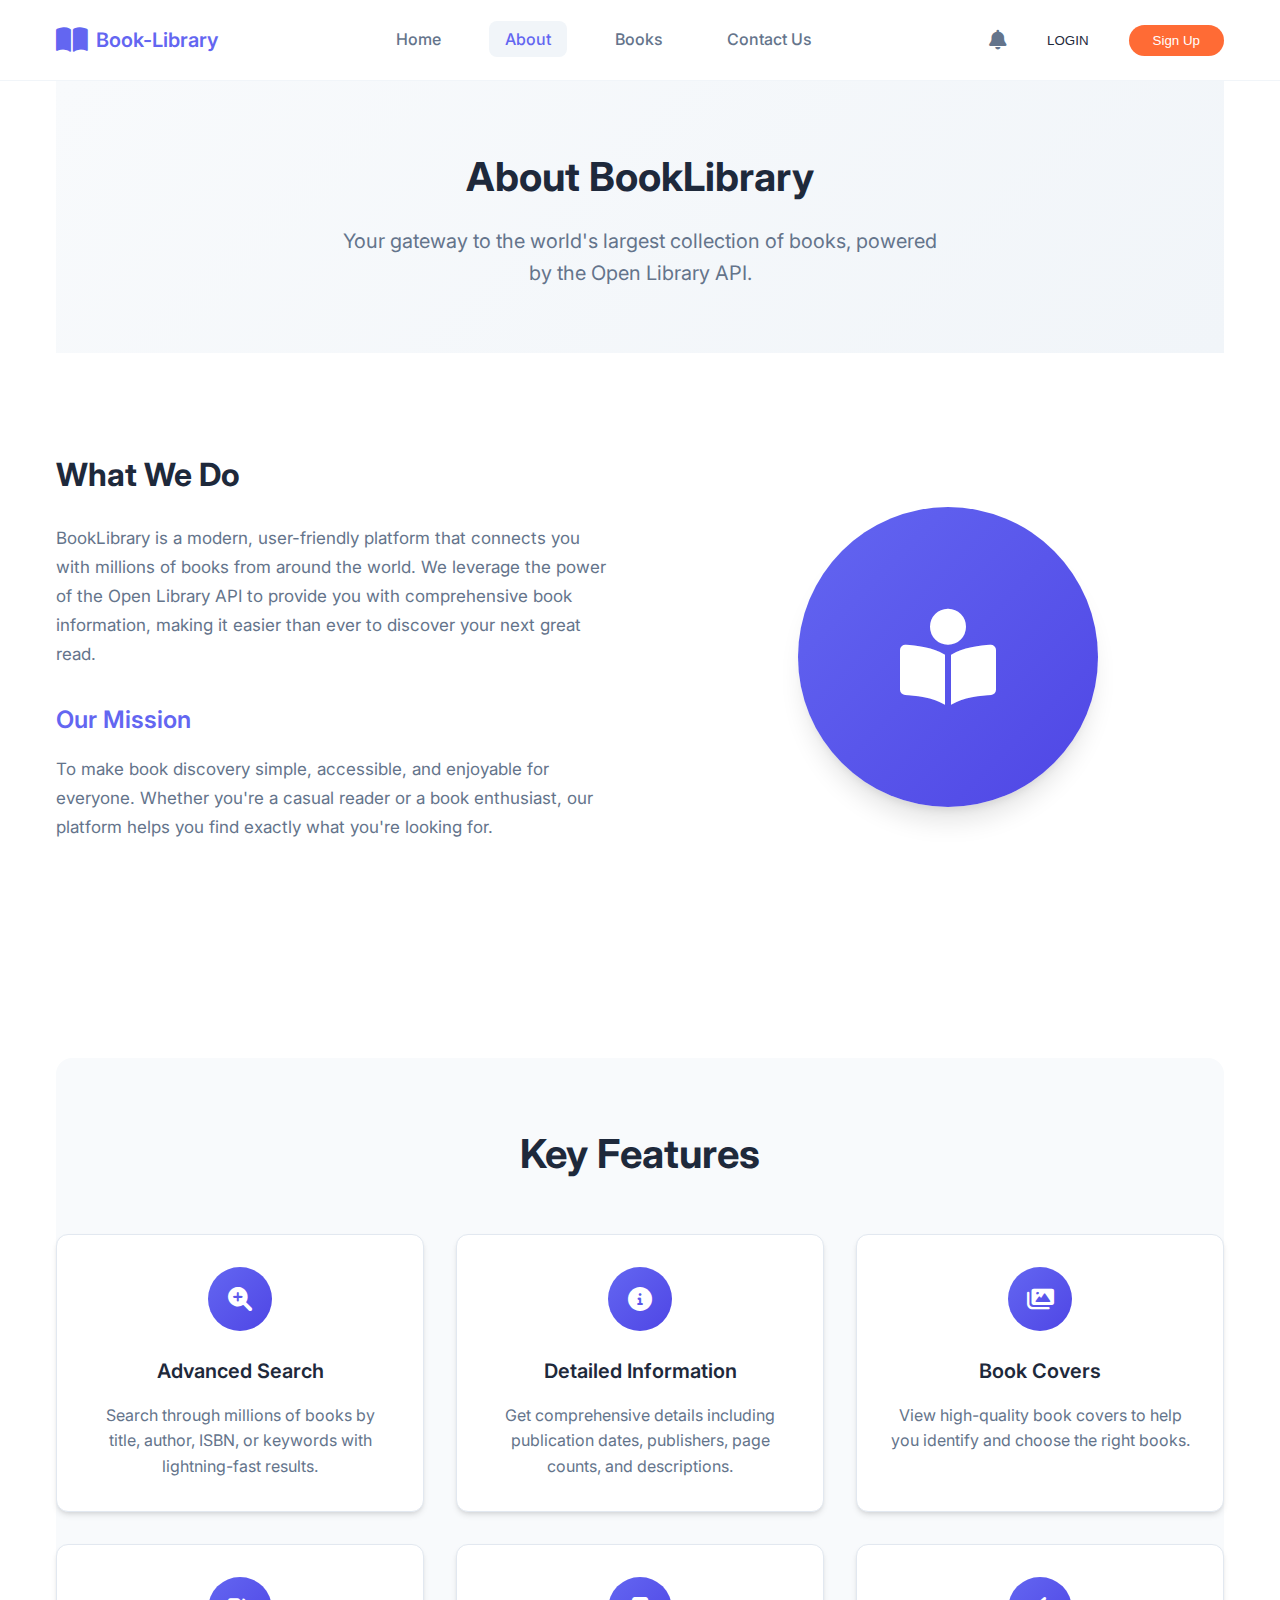
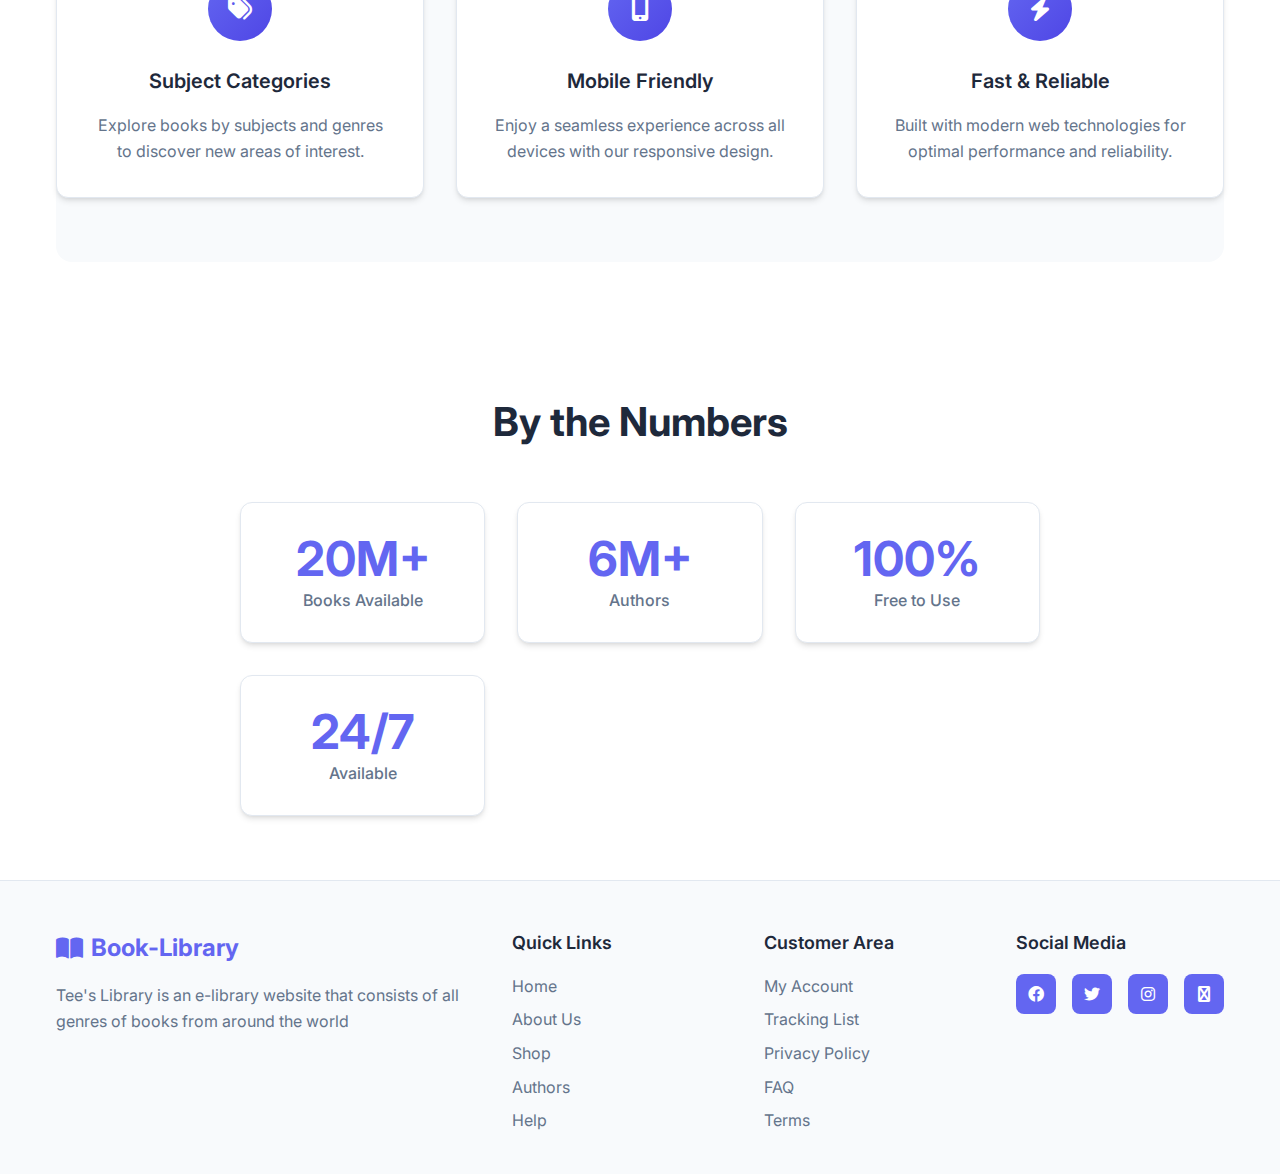
<file: about.html>
<!DOCTYPE html>
<html lang="en">
<head>
    <meta charset="UTF-8">
    <meta name="viewport" content="width=device-width, initial-scale=1.0">
    <title>About - Book Library</title>
    <link rel="stylesheet" href="assets/css/style.css">
    <link rel="stylesheet" href="assets/css/about.css">
    <link href="https://fonts.googleapis.com/css2?family=Inter:wght@300;400;500;600;700&display=swap" rel="stylesheet">
    <link rel="stylesheet" href="https://cdnjs.cloudflare.com/ajax/libs/font-awesome/6.0.0/css/all.min.css">
</head>
<body>
    <nav class="navbar">
        <div class="nav-container">
            <div class="nav-logo">
                <i class="fas fa-book-open"></i>
                <span>Book-Library</span>
            </div>
            <ul class="nav-menu">
                <li><a href="index.html" class="nav-link">Home</a></li>
                <li><a href="about.html" class="nav-link active">About</a></li>
                <li><a href="books.html" class="nav-link">Books</a></li>
                <li><a href="contact.html" class="nav-link">Contact Us</a></li>
            </ul>
            <div class="nav-actions">
                <i class="fas fa-bell notification-icon"></i>
                <button class="login-btn">LOGIN</button>
                <button class="signup-btn">Sign Up</button>
            </div>
            <div class="hamburger">
                <span></span>
                <span></span>
                <span></span>
            </div>
        </div>
    </nav>

    <main class="about-main">
        <div class="container">
            <section class="about-hero">
                <div class="about-content">
                    <h1 class="page-title">About BookLibrary</h1>
                    <p class="about-description">Your gateway to the world's largest collection of books, powered by the Open Library API.</p>
                </div>
            </section>

            <section class="about-details">
                <div class="about-grid">
                    <div class="about-text">
                        <h2>What We Do</h2>
                        <p>BookLibrary is a modern, user-friendly platform that connects you with millions of books from around the world. We leverage the power of the Open Library API to provide you with comprehensive book information, making it easier than ever to discover your next great read.</p>
                        
                        <h3>Our Mission</h3>
                        <p>To make book discovery simple, accessible, and enjoyable for everyone. Whether you're a casual reader or a book enthusiast, our platform helps you find exactly what you're looking for.</p>
                    </div>
                    <div class="about-image">
                        <div class="image-placeholder">
                            <i class="fas fa-book-reader"></i>
                        </div>
                    </div>
                </div>
            </section>

            <section class="features-section">
                <h2 class="section-title">Key Features</h2>
                <div class="features-grid">
                    <div class="feature-item">
                        <div class="feature-icon">
                            <i class="fas fa-search-plus"></i>
                        </div>
                        <h3>Advanced Search</h3>
                        <p>Search through millions of books by title, author, ISBN, or keywords with lightning-fast results.</p>
                    </div>
                    <div class="feature-item">
                        <div class="feature-icon">
                            <i class="fas fa-info-circle"></i>
                        </div>
                        <h3>Detailed Information</h3>
                        <p>Get comprehensive details including publication dates, publishers, page counts, and descriptions.</p>
                    </div>
                    <div class="feature-item">
                        <div class="feature-icon">
                            <i class="fas fa-images"></i>
                        </div>
                        <h3>Book Covers</h3>
                        <p>View high-quality book covers to help you identify and choose the right books.</p>
                    </div>
                    <div class="feature-item">
                        <div class="feature-icon">
                            <i class="fas fa-tags"></i>
                        </div>
                        <h3>Subject Categories</h3>
                        <p>Explore books by subjects and genres to discover new areas of interest.</p>
                    </div>
                    <div class="feature-item">
                        <div class="feature-icon">
                            <i class="fas fa-mobile-alt"></i>
                        </div>
                        <h3>Mobile Friendly</h3>
                        <p>Enjoy a seamless experience across all devices with our responsive design.</p>
                    </div>
                    <div class="feature-item">
                        <div class="feature-icon">
                            <i class="fas fa-bolt"></i>
                        </div>
                        <h3>Fast & Reliable</h3>
                        <p>Built with modern web technologies for optimal performance and reliability.</p>
                    </div>
                </div>
            </section>

            <section class="stats-section">
                <h2 class="section-title">By the Numbers</h2>
                <div class="stats-grid">
                    <div class="stat-item">
                        <div class="stat-number">20M+</div>
                        <div class="stat-label">Books Available</div>
                    </div>
                    <div class="stat-item">
                        <div class="stat-number">6M+</div>
                        <div class="stat-label">Authors</div>
                    </div>
                    <div class="stat-item">
                        <div class="stat-number">100%</div>
                        <div class="stat-label">Free to Use</div>
                    </div>
                    <div class="stat-item">
                        <div class="stat-number">24/7</div>
                        <div class="stat-label">Available</div>
                    </div>
                </div>
            </section>
        </div>
    </main>

    <footer class="footer">
        <div class="container">
            <div class="footer-content">
                <div class="footer-section">
                    <div class="footer-logo">
                        <i class="fas fa-book-open"></i>
                        <span>Book-Library</span>
                    </div>
                    <p>Tee's Library is an e-library website that consists of all genres of books from around the world</p>
                </div>
                <div class="footer-section">
                    <h4>Quick Links</h4>
                    <ul>
                        <li><a href="index.html">Home</a></li>
                        <li><a href="about.html">About Us</a></li>
                        <li><a href="books.html">Shop</a></li>
                        <li><a href="#">Authors</a></li>
                        <li><a href="contact.html">Help</a></li>
                    </ul>
                </div>
                <div class="footer-section">
                    <h4>Customer Area</h4>
                    <ul>
                        <li><a href="#">My Account</a></li>
                        <li><a href="#">Tracking List</a></li>
                        <li><a href="#">Privacy Policy</a></li>
                        <li><a href="#">FAQ</a></li>
                        <li><a href="#">Terms</a></li>
                    </ul>
                </div>
                <div class="footer-section">
                    <h4>Social Media</h4>
                    <div class="footer-social">
                        <a href="#"><i class="fab fa-facebook"></i></a>
                        <a href="#"><i class="fab fa-twitter"></i></a>
                        <a href="#"><i class="fab fa-instagram"></i></a>
                        <a href="#"><i class="fab fa-envelope"></i></a>
                    </div>
                </div>
            </div>
        </div>
    </footer>

    <script src="assets/js/main.js"></script>
</body>
</html>
</file>
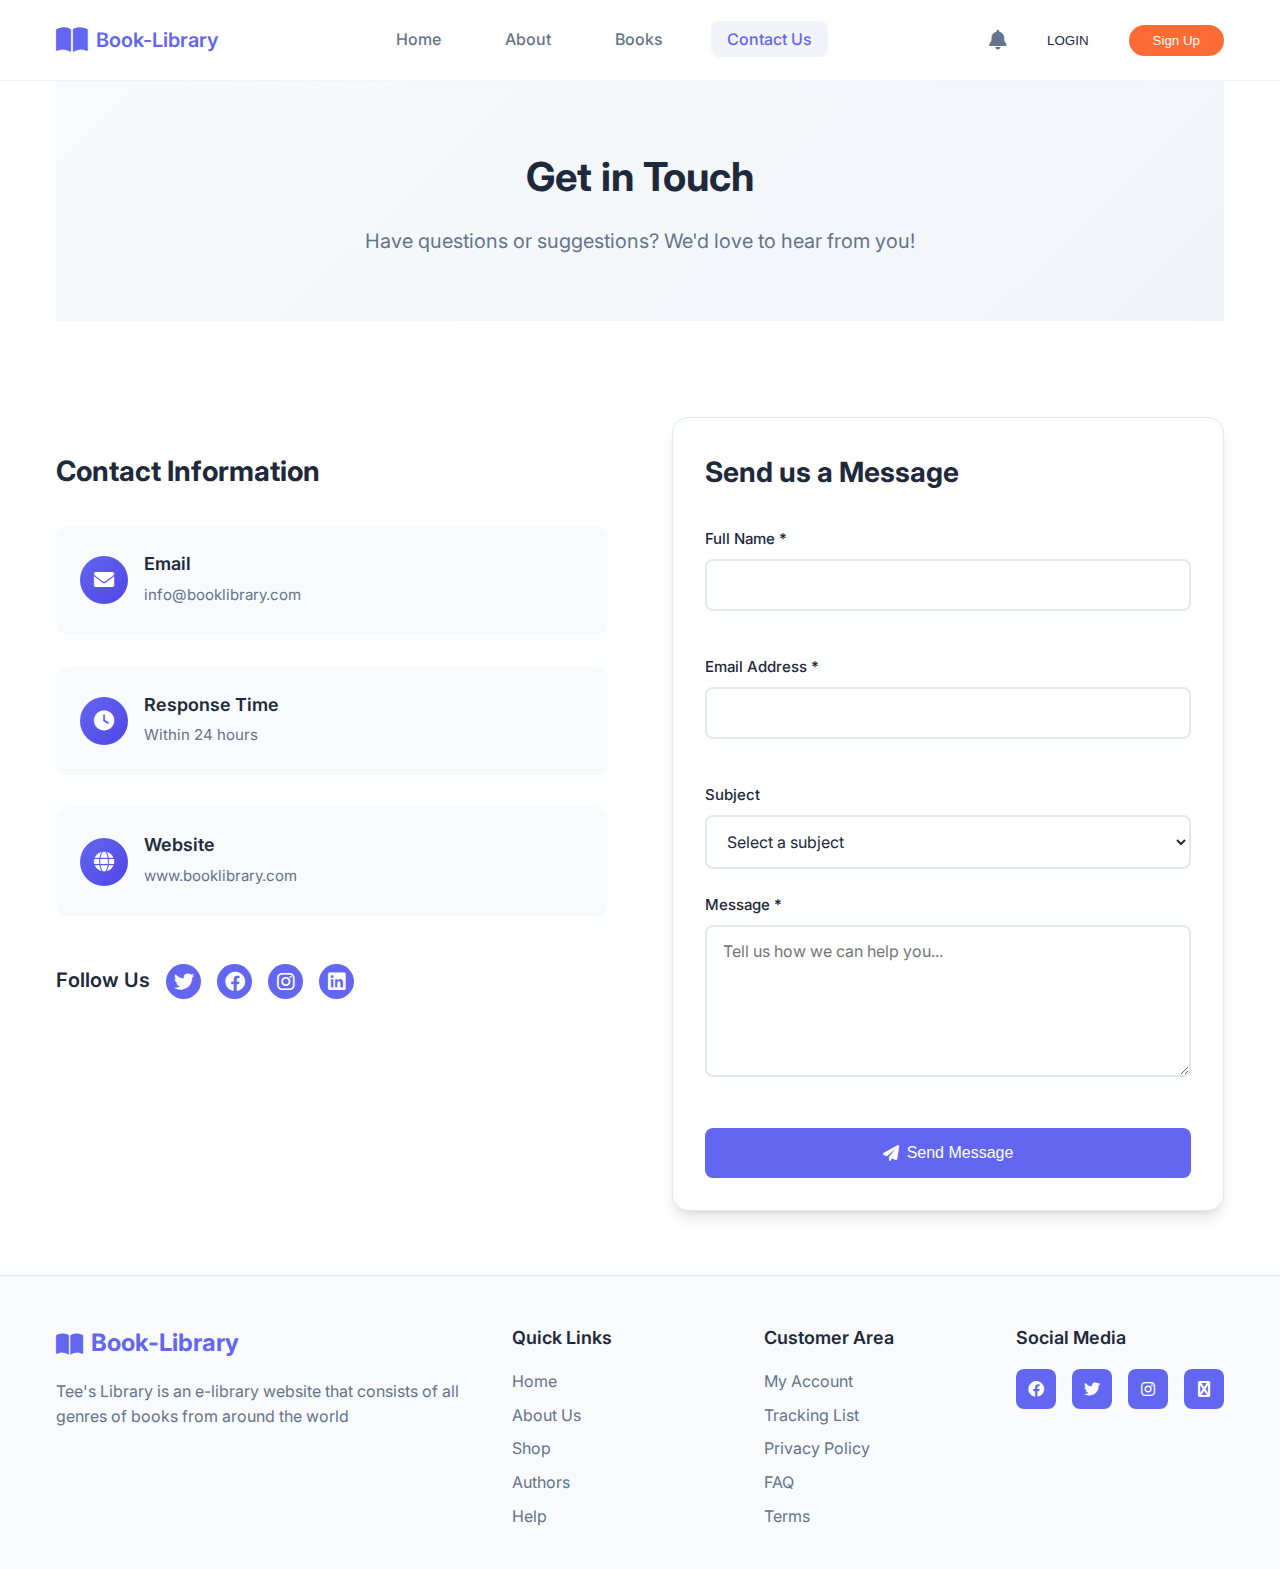
<file: contact.html>
<!DOCTYPE html>
<html lang="en">
<head>
    <meta charset="UTF-8">
    <meta name="viewport" content="width=device-width, initial-scale=1.0">
    <title>Contact - Book Library</title>
    <link rel="stylesheet" href="assets/css/style.css">
    <link rel="stylesheet" href="assets/css/contact.css">
    <link href="https://fonts.googleapis.com/css2?family=Inter:wght@300;400;500;600;700&display=swap" rel="stylesheet">
    <link rel="stylesheet" href="https://cdnjs.cloudflare.com/ajax/libs/font-awesome/6.0.0/css/all.min.css">
</head>
<body>
    <nav class="navbar">
        <div class="nav-container">
            <div class="nav-logo">
                <i class="fas fa-book-open"></i>
                <span>Book-Library</span>
            </div>
            <ul class="nav-menu">
                <li><a href="index.html" class="nav-link">Home</a></li>
                <li><a href="about.html" class="nav-link">About</a></li>
                <li><a href="books.html" class="nav-link">Books</a></li>
                <li><a href="contact.html" class="nav-link active">Contact Us</a></li>
            </ul>
            <div class="nav-actions">
                <i class="fas fa-bell notification-icon"></i>
                <button class="login-btn">LOGIN</button>
                <button class="signup-btn">Sign Up</button>
            </div>
            <div class="hamburger">
                <span></span>
                <span></span>
                <span></span>
            </div>
        </div>
    </nav>

    <main class="contact-main">
        <div class="container">
            <section class="contact-hero">
                <h1 class="page-title">Get in Touch</h1>
                <p class="contact-description">Have questions or suggestions? We'd love to hear from you!</p>
            </section>

            <section class="contact-content">
                <div class="contact-grid">
                    <div class="contact-info">
                        <h2>Contact Information</h2>
                        <div class="contact-items">
                            <div class="contact-item">
                                <div class="contact-icon">
                                    <i class="fas fa-envelope"></i>
                                </div>
                                <div class="contact-details">
                                    <h3>Email</h3>
                                    <p>info@booklibrary.com</p>
                                </div>
                            </div>
                            <div class="contact-item">
                                <div class="contact-icon">
                                    <i class="fas fa-clock"></i>
                                </div>
                                <div class="contact-details">
                                    <h3>Response Time</h3>
                                    <p>Within 24 hours</p>
                                </div>
                            </div>
                            <div class="contact-item">
                                <div class="contact-icon">
                                    <i class="fas fa-globe"></i>
                                </div>
                                <div class="contact-details">
                                    <h3>Website</h3>
                                    <p>www.booklibrary.com</p>
                                </div>
                            </div>
                        </div>

                        <div class="social-links">
                            <h3>Follow Us</h3>
                            <div class="social-icons">
                                <a href="#" class="social-link">
                                    <i class="fab fa-twitter"></i>
                                </a>
                                <a href="#" class="social-link">
                                    <i class="fab fa-facebook"></i>
                                </a>
                                <a href="#" class="social-link">
                                    <i class="fab fa-instagram"></i>
                                </a>
                                <a href="#" class="social-link">
                                    <i class="fab fa-linkedin"></i>
                                </a>
                            </div>
                        </div>
                    </div>

                    <div class="contact-form-section">
                        <form id="contactForm" class="contact-form">
                            <h2>Send us a Message</h2>
                            
                            <div class="form-group">
                                <label for="name">Full Name *</label>
                                <input type="text" id="name" name="name" required>
                                <span class="error-message" id="nameError"></span>
                            </div>

                            <div class="form-group">
                                <label for="email">Email Address *</label>
                                <input type="email" id="email" name="email" required>
                                <span class="error-message" id="emailError"></span>
                            </div>

                            <div class="form-group">
                                <label for="subject">Subject</label>
                                <select id="subject" name="subject">
                                    <option value="">Select a subject</option>
                                    <option value="general">General Inquiry</option>
                                    <option value="bug">Bug Report</option>
                                    <option value="feature">Feature Request</option>
                                    <option value="feedback">Feedback</option>
                                    <option value="other">Other</option>
                                </select>
                            </div>

                            <div class="form-group">
                                <label for="message">Message *</label>
                                <textarea id="message" name="message" rows="6" required placeholder="Tell us how we can help you..."></textarea>
                                <span class="error-message" id="messageError"></span>
                            </div>

                            <button type="submit" class="submit-btn">
                                <i class="fas fa-paper-plane"></i>
                                Send Message
                            </button>
                        </form>

                        <div id="successMessage" class="success-message hidden">
                            <i class="fas fa-check-circle"></i>
                            <h3>Message Sent Successfully!</h3>
                            <p>Thank you for contacting us. We'll get back to you within 24 hours.</p>
                        </div>
                    </div>
                </div>
            </section>
        </div>
    </main>

    <footer class="footer">
        <div class="container">
            <div class="footer-content">
                <div class="footer-section">
                    <div class="footer-logo">
                        <i class="fas fa-book-open"></i>
                        <span>Book-Library</span>
                    </div>
                    <p>Tee's Library is an e-library website that consists of all genres of books from around the world</p>
                </div>
                <div class="footer-section">
                    <h4>Quick Links</h4>
                    <ul>
                        <li><a href="index.html">Home</a></li>
                        <li><a href="about.html">About Us</a></li>
                        <li><a href="books.html">Shop</a></li>
                        <li><a href="#">Authors</a></li>
                        <li><a href="contact.html">Help</a></li>
                    </ul>
                </div>
                <div class="footer-section">
                    <h4>Customer Area</h4>
                    <ul>
                        <li><a href="#">My Account</a></li>
                        <li><a href="#">Tracking List</a></li>
                        <li><a href="#">Privacy Policy</a></li>
                        <li><a href="#">FAQ</a></li>
                        <li><a href="#">Terms</a></li>
                    </ul>
                </div>
                <div class="footer-section">
                    <h4>Social Media</h4>
                    <div class="footer-social">
                        <a href="#"><i class="fab fa-facebook"></i></a>
                        <a href="#"><i class="fab fa-twitter"></i></a>
                        <a href="#"><i class="fab fa-instagram"></i></a>
                        <a href="#"><i class="fab fa-envelope"></i></a>
                    </div>
                </div>
            </div>
        </div>
    </footer>

    <script src="assets/js/main.js"></script>
    <script src="assets/js/contact.js"></script>
</body>
</html>
</file>
<file: assets/css/about.css>
/* About Page Specific Styles */
.about-main {
    min-height: calc(100vh - 8rem);
}

.about-hero {
    background: linear-gradient(135deg, var(--bg-secondary) 0%, var(--bg-accent) 100%);
    padding: 4rem 0;
    text-align: center;
    margin-bottom: 4rem;
}

.about-description {
    font-size: 1.25rem;
    color: var(--text-secondary);
    max-width: 600px;
    margin: 0 auto;
    line-height: 1.6;
}

.about-details {
    padding: 2rem 0 4rem;
}

.about-grid {
    display: grid;
    grid-template-columns: 1fr 1fr;
    gap: 4rem;
    align-items: center;
    margin-bottom: 4rem;
}

.about-text h2 {
    font-size: 2rem;
    font-weight: 700;
    margin-bottom: 1.5rem;
    color: var(--text-primary);
}

.about-text h3 {
    font-size: 1.5rem;
    font-weight: 600;
    margin: 2rem 0 1rem;
    color: var(--primary-color);
}

.about-text p {
    color: var(--text-secondary);
    line-height: 1.7;
    margin-bottom: 1.5rem;
    font-size: 1.0625rem;
}

.about-image {
    display: flex;
    justify-content: center;
    align-items: center;
}

.image-placeholder {
    width: 300px;
    height: 300px;
    background: linear-gradient(135deg, var(--primary-color), var(--primary-dark));
    border-radius: 50%;
    display: flex;
    align-items: center;
    justify-content: center;
    color: white;
    font-size: 6rem;
    box-shadow: var(--shadow-xl);
}

.features-section {
    background: var(--bg-secondary);
    padding: 4rem 0;
    margin: 4rem 0;
    border-radius: var(--radius-xl);
}

.features-section .section-title {
    margin-bottom: 3rem;
}

.features-grid {
    display: grid;
    grid-template-columns: repeat(auto-fit, minmax(300px, 1fr));
    gap: 2rem;
}

.feature-item {
    background: var(--bg-primary);
    padding: 2rem;
    border-radius: var(--radius-lg);
    box-shadow: var(--shadow-md);
    text-align: center;
    transition: all 0.3s ease;
    border: 1px solid var(--border-color);
}

.feature-item:hover {
    transform: translateY(-5px);
    box-shadow: var(--shadow-xl);
}

.feature-item .feature-icon {
    width: 4rem;
    height: 4rem;
    background: linear-gradient(135deg, var(--primary-color), var(--primary-dark));
    border-radius: 50%;
    display: flex;
    align-items: center;
    justify-content: center;
    margin: 0 auto 1.5rem;
    color: white;
    font-size: 1.5rem;
}

.feature-item h3 {
    font-size: 1.25rem;
    font-weight: 600;
    margin-bottom: 1rem;
    color: var(--text-primary);
}

.feature-item p {
    color: var(--text-secondary);
    line-height: 1.6;
}

.stats-section {
    padding: 4rem 0;
    text-align: center;
}

.stats-section .section-title {
    margin-bottom: 3rem;
}

.stats-grid {
    display: grid;
    grid-template-columns: repeat(auto-fit, minmax(200px, 1fr));
    gap: 2rem;
    max-width: 800px;
    margin: 0 auto;
}

.stat-item {
    background: var(--bg-primary);
    padding: 2rem;
    border-radius: var(--radius-lg);
    box-shadow: var(--shadow-md);
    border: 1px solid var(--border-color);
    transition: all 0.3s ease;
}

.stat-item:hover {
    transform: translateY(-3px);
    box-shadow: var(--shadow-lg);
}

.stat-number {
    font-size: 3rem;
    font-weight: 700;
    color: var(--primary-color);
    margin-bottom: 0.5rem;
    line-height: 1;
}

.stat-label {
    font-size: 1rem;
    color: var(--text-secondary);
    font-weight: 500;
}

/* Responsive Design */
@media (max-width: 768px) {
    .about-hero {
        padding: 3rem 0;
        margin-bottom: 3rem;
    }

    .about-grid {
        grid-template-columns: 1fr;
        gap: 2rem;
        text-align: center;
    }

    .image-placeholder {
        width: 200px;
        height: 200px;
        font-size: 4rem;
    }

    .features-section {
        margin: 3rem -1rem;
        border-radius: 0;
        padding: 3rem 1rem;
    }

    .features-grid {
        grid-template-columns: 1fr;
    }

    .stats-grid {
        grid-template-columns: repeat(2, 1fr);
    }
}

@media (max-width: 480px) {
    .about-hero {
        padding: 2rem 0;
    }

    .page-title {
        font-size: 2rem;
    }

    .about-description {
        font-size: 1.125rem;
    }

    .about-text h2 {
        font-size: 1.5rem;
    }

    .about-text h3 {
        font-size: 1.25rem;
    }

    .stats-grid {
        grid-template-columns: 1fr;
    }

    .stat-number {
        font-size: 2.5rem;
    }
}
</file>
<file: assets/css/contact.css>
/* Contact Page Specific Styles */
.contact-main {
    min-height: calc(100vh - 8rem);
}

.contact-hero {
    background: linear-gradient(135deg, var(--bg-secondary) 0%, var(--bg-accent) 100%);
    padding: 4rem 0;
    text-align: center;
    margin-bottom: 4rem;
}

.contact-description {
    font-size: 1.25rem;
    color: var(--text-secondary);
    max-width: 600px;
    margin: 0 auto;
    line-height: 1.6;
}

.contact-content {
    padding: 2rem 0 4rem;
}

.contact-grid {
    display: grid;
    grid-template-columns: 1fr 1fr;
    gap: 4rem;
    align-items: start;
}

/* Contact Information */
.contact-info h2 {
    font-size: 1.75rem;
    font-weight: 700;
    margin-bottom: 2rem;
    color: var(--text-primary);
}

.contact-items {
    margin-bottom: 3rem;
}

.contact-item {
    display: flex;
    align-items: center;
    gap: 1rem;
    margin-bottom: 2rem;
    padding: 1.5rem;
    background: var(--bg-secondary);
    border-radius: var(--radius-lg);
    transition: all 0.3s ease;
}

.contact-item:hover {
    background: var(--bg-accent);
    transform: translateX(5px);
}

.contact-icon {
    width: 3rem;
    height: 3rem;
    background: linear-gradient(135deg, var(--primary-color), var(--primary-dark));
    border-radius: 50%;
    display: flex;
    align-items: center;
    justify-content: center;
    color: white;
    font-size: 1.25rem;
    flex-shrink: 0;
}

.contact-details h3 {
    font-size: 1.125rem;
    font-weight: 600;
    margin-bottom: 0.25rem;
    color: var(--text-primary);
}

.contact-details p {
    color: var(--text-secondary);
    font-size: 0.9375rem;
}

.social-links h3 {
    font-size: 1.25rem;
    font-weight: 600;
    margin-bottom: 1rem;
    color: var(--text-primary);
}

.social-icons {
    display: flex;
    gap: 1rem;
}

.social-link {
    width: 3rem;
    height: 3rem;
    background: var(--bg-accent);
    border-radius: 50%;
    display: flex;
    align-items: center;
    justify-content: center;
    color: var(--text-secondary);
    text-decoration: none;
    transition: all 0.3s ease;
    font-size: 1.25rem;
}

.social-link:hover {
    background: var(--primary-color);
    color: white;
    transform: translateY(-2px);
}

/* Contact Form */
.contact-form-section {
    background: var(--bg-primary);
    padding: 2rem;
    border-radius: var(--radius-xl);
    box-shadow: var(--shadow-lg);
    border: 1px solid var(--border-color);
}

.contact-form h2 {
    font-size: 1.75rem;
    font-weight: 700;
    margin-bottom: 2rem;
    color: var(--text-primary);
}

.form-group {
    margin-bottom: 1.5rem;
}

.form-group label {
    display: block;
    margin-bottom: 0.5rem;
    font-weight: 500;
    color: var(--text-primary);
    font-size: 0.9375rem;
}

.form-group input,
.form-group select,
.form-group textarea {
    width: 100%;
    padding: 0.875rem 1rem;
    border: 2px solid var(--border-color);
    border-radius: var(--radius-md);
    font-size: 1rem;
    transition: all 0.3s ease;
    background: var(--bg-primary);
    color: var(--text-primary);
    font-family: inherit;
}

.form-group input:focus,
.form-group select:focus,
.form-group textarea:focus {
    outline: none;
    border-color: var(--primary-color);
    box-shadow: 0 0 0 3px rgba(37, 99, 235, 0.1);
}

.form-group textarea {
    resize: vertical;
    min-height: 120px;
}

.error-message {
    display: block;
    color: #ef4444;
    font-size: 0.8125rem;
    margin-top: 0.25rem;
    min-height: 1rem;
}

.submit-btn {
    width: 100%;
    padding: 1rem 2rem;
    background: var(--primary-color);
    color: white;
    border: none;
    border-radius: var(--radius-md);
    font-size: 1rem;
    font-weight: 500;
    cursor: pointer;
    transition: all 0.3s ease;
    display: flex;
    align-items: center;
    justify-content: center;
    gap: 0.5rem;
}

.submit-btn:hover {
    background: var(--primary-dark);
    transform: translateY(-1px);
    box-shadow: var(--shadow-md);
}

.submit-btn:active {
    transform: translateY(0);
}

/* Success Message */
.success-message {
    background: #10b981;
    color: white;
    padding: 2rem;
    border-radius: var(--radius-lg);
    text-align: center;
    animation: slideIn 0.5s ease;
}

.success-message i {
    font-size: 3rem;
    margin-bottom: 1rem;
}

.success-message h3 {
    font-size: 1.5rem;
    font-weight: 600;
    margin-bottom: 0.5rem;
}

.success-message p {
    font-size: 1rem;
    opacity: 0.9;
}

@keyframes slideIn {
    from {
        opacity: 0;
        transform: translateY(-20px);
    }
    to {
        opacity: 1;
        transform: translateY(0);
    }
}

/* Responsive Design */
@media (max-width: 768px) {
    .contact-hero {
        padding: 3rem 0;
        margin-bottom: 3rem;
    }

    .contact-grid {
        grid-template-columns: 1fr;
        gap: 3rem;
    }

    .contact-form-section {
        padding: 1.5rem;
    }

    .social-icons {
        justify-content: center;
    }
}

@media (max-width: 480px) {
    .contact-hero {
        padding: 2rem 0;
    }

    .page-title {
        font-size: 2rem;
    }

    .contact-description {
        font-size: 1.125rem;
    }

    .contact-item {
        padding: 1rem;
    }

    .contact-form-section {
        padding: 1rem;
    }

    .contact-form h2 {
        font-size: 1.5rem;
    }
}
</file>
<file: assets/css/style.css>
/* Reset and Base Styles */
* {
  margin: 0;
  padding: 0;
  box-sizing: border-box;
}

:root {
  --primary-color: #6366f1;
  --primary-dark: #4f46e5;
  --secondary-color: #64748b;
  --accent-color: #ff6b35;
  --text-primary: #1e293b;
  --text-secondary: #64748b;
  --text-light: #94a3b8;
  --bg-primary: #ffffff;
  --bg-secondary: #f8fafc;
  --bg-accent: #f1f5f9;
  --border-color: #e2e8f0;
  --orange-btn: #ff6b35;
  --purple-gradient: linear-gradient(135deg, #6366f1 0%, #8b5cf6 100%);
  --shadow-sm: 0 1px 2px 0 rgb(0 0 0 / 0.05);
  --shadow-md: 0 4px 6px -1px rgb(0 0 0 / 0.1), 0 2px 4px -2px rgb(0 0 0 / 0.1);
  --shadow-lg: 0 10px 15px -3px rgb(0 0 0 / 0.1),
    0 4px 6px -4px rgb(0 0 0 / 0.1);
  --shadow-xl: 0 20px 25px -5px rgb(0 0 0 / 0.1),
    0 8px 10px -6px rgb(0 0 0 / 0.1);
  --radius-sm: 0.375rem;
  --radius-md: 0.5rem;
  --radius-lg: 0.75rem;
  --radius-xl: 1rem;
}

body {
  font-family: "Inter", -apple-system, BlinkMacSystemFont, "Segoe UI", Roboto,
    sans-serif;
  line-height: 1.6;
  color: var(--text-primary);
  background-color: var(--bg-primary);
}

.container {
  max-width: 1200px;
  margin: 0 auto;
  padding: 0 1rem;
}

/* Navigation */
.navbar {
  background: var(--bg-primary);
  box-shadow: none;
  position: sticky;
  top: 0;
  z-index: 1000;
  border-bottom: 1px solid #f1f5f9;
  padding: 0.5rem 0;
}

.nav-container {
  max-width: 1200px;
  margin: 0 auto;
  padding: 0 1rem;
  display: flex;
  justify-content: space-between;
  align-items: center;
  height: 4rem;
}

.nav-logo {
  display: flex;
  align-items: center;
  gap: 0.5rem;
  font-size: 1.25rem;
  font-weight: 600;
  color: var(--primary-color);
  text-decoration: none;
}

.nav-logo i {
  font-size: 1.75rem;
}

.nav-menu {
  display: flex;
  list-style: none;
  gap: 2rem;
}

.nav-link {
  text-decoration: none;
  color: var(--text-secondary);
  font-weight: 500;
  padding: 0.5rem 1rem;
  border-radius: var(--radius-md);
  transition: all 0.2s ease;
}

.nav-link:hover,
.nav-link.active {
  color: var(--primary-color);
  background-color: var(--bg-accent);
}

.hamburger {
  display: none;
  flex-direction: column;
  cursor: pointer;
  gap: 0.25rem;
}

.hamburger span {
  width: 1.5rem;
  height: 2px;
  background-color: var(--text-primary);
  transition: all 0.3s ease;
}

/* Buttons */
.btn {
  display: inline-flex;
  align-items: center;
  gap: 0.5rem;
  padding: 0.75rem 1.5rem;
  border: none;
  border-radius: var(--radius-md);
  font-weight: 500;
  text-decoration: none;
  cursor: pointer;
  transition: all 0.2s ease;
  font-size: 0.875rem;
}

.btn-primary {
  background-color: var(--orange-btn);
  color: white;
  border-radius: 7px;
  padding: 0.75rem 5rem;
  font-weight: 500;
}

.btn-primary:hover {
  background-color: #e55a2b;
  transform: translateY(-1px);
  box-shadow: var(--shadow-md);
}

.btn-secondary {
  background-color: transparent;
  color: var(--text-primary);
  border: 1px solid var(--border-color);
}

.btn-secondary:hover {
  background-color: var(--bg-accent);
  border-color: var(--primary-color);
  color: var(--primary-color);
}

/* Hero Section */
.hero {
  background: var(--bg-primary);
  padding: 3rem 0;
  min-height: 70vh;
  display: flex;
  align-items: center;
}

.hero-container {
  max-width: 1200px;
  margin: 0 auto;
  padding: 0 1rem;
  display: grid;
  grid-template-columns: 1fr 1fr;
  gap: 4rem;
  align-items: center;
}

.hero-title {
  font-size: 2.5rem;
  font-weight: 700;
  line-height: 1.2;
  margin-bottom: 1rem;
  color: var(--text-primary);
}

.hero-subtitle {
  font-size: 1rem;
  color: var(--text-secondary);
  margin-bottom: 0.5rem;
  font-weight: 400;
}

.highlight {
  color: var(--primary-color);
}

.hero-description {
  font-size: 1.25rem;
  color: var(--text-secondary);
  margin-bottom: 2rem;
  line-height: 1.6;
}

.hero-buttons {
  display: flex;
  gap: 1rem;
  flex-wrap: wrap;
}

.hero-image {
  display: flex;
  justify-content: center;
  align-items: center;
}

.phone-mockup {
  width: 300px;
  height: 500px;
  background: linear-gradient(135deg, #6366f1 0%, #8b5cf6 100%);
  border-radius: 30px;
  padding: 20px;
  position: relative;
  box-shadow: var(--shadow-xl);
}

.phone-screen {
  width: 100%;
  height: 100%;
  background: #f8fafc;
  border-radius: 20px;
  padding: 20px;
  overflow: hidden;
}

.bookshelf {
  display: flex;
  flex-direction: column;
  gap: 40px;
  height: 100%;
  justify-content: space-around;
}

.shelf {
  display: flex;
  gap: 8px;
  align-items: flex-end;
  position: relative;
}

.shelf::after {
  content: "";
  position: absolute;
  bottom: -5px;
  left: 0;
  right: 0;
  height: 3px;
  background: #e2e8f0;
  border-radius: 2px;
}

.shelf .book {
  width: 25px;
  height: 60px;
  border-radius: 2px;
  box-shadow: 0 2px 4px rgba(0, 0, 0, 0.1);
  position: relative;
}

.shelf-2 .book {
  height: 50px;
}

.shelf-3 .book {
  height: 45px;
}

.contact-info {
  margin-top: 2rem;
  font-size: 0.9rem;
}

.contact-info p {
  margin: 0.25rem 0;
  color: var(--text-secondary);
}

.social-links {
  display: flex;
  gap: 1rem;
  margin-top: 1rem;
}

.social-links a {
  width: 35px;
  height: 35px;
  background: var(--primary-color);
  color: white;
  border-radius: 50%;
  display: flex;
  align-items: center;
  justify-content: center;
  text-decoration: none;
  transition: all 0.3s ease;
}

.social-links a:hover {
  transform: translateY(-2px);
  box-shadow: var(--shadow-md);
}

/* Features Section */
.features {
  padding: 4rem 0;
  background: var(--purple-gradient);
  color: white;
}

.features .section-title {
  color: white;
  margin-bottom: 2rem;
}

.section-title {
  text-align: center;
  font-size: 2.5rem;
  font-weight: 700;
  margin-bottom: 3rem;
  color: var(--text-primary);
}

.features-grid {
  display: grid;
  grid-template-columns: repeat(auto-fit, minmax(200px, 1fr));
  gap: 2rem;
}

.feature-card {
  /* background: rgba(255, 255, 255, 0.1); */
  padding: 2rem;
  border-radius: var(--radius-lg);
  backdrop-filter: blur(10px);
  text-align: center;
  transition: all 0.3s ease;
  /* border: 1px solid rgba(255, 255, 255, 0.2); */
}

.feature-card:hover {
  transform: translateY(-5px);
  box-shadow: var(--shadow-xl);
}

.feature-icon {
  width: 4rem;
  height: 4rem;
  background: rgba(255, 255, 255, 0.2);
  border-radius: 50%;
  background-color:white;
  display: flex;
  align-items: center;
  justify-content: center;
  margin: 0 auto 1.5rem;
  color: #6366f1;
  font-size: 1.5rem;
}

.feature-card h3 {
  font-size: 1.25rem;
  font-weight: 600;
  margin-bottom: 1rem;
  color: white;
}

.feature-card p {
  color: rgba(255, 255, 255, 0.9);
  line-height: 1.6;
}

.browse-and-authors {
  padding: 4rem 0;
  background: #e6e6fa;
}

.browse-authors-grid {
  display: grid;
  grid-template-columns: 1fr;
  gap: 4rem;
  align-items: start;
}

.genres-section .section-title {
  font-size: 1.5rem;
  font-weight: 700;
  color: #6366f1;
  text-transform: uppercase;
  letter-spacing: 0.1em;
  margin-bottom: 2rem;
  text-align: left;
}

.authors-section .section-title {
  font-size: 1.5rem;
  font-weight: 700;
  color: #6366f1;
  text-transform: uppercase;
  letter-spacing: 0.1em;
  margin-bottom: 1rem;
  text-align: left;
}

.genres-grid {
  display: grid;
  grid-template-columns: repeat(4, 1fr);
  gap: 1rem;
  margin-bottom: 2rem;
}

.genre-btn {
  padding: 0.75rem 1.5rem;
  background: #ff7f50;
  color: white;
  border: none;
  border-radius: 25px;
  font-weight: 500;
  font-size: 0.9rem;
  cursor: pointer;
  transition: all 0.3s ease;
  text-align: center;
}

.genre-btn:hover {
  background: #ff6347;
  transform: translateY(-2px);
  box-shadow: 0 4px 12px rgba(255, 127, 80, 0.3);
}

.authors-header {
  display: flex;
  justify-content: space-between;
  align-items: center;
  margin-bottom: 2rem;
}

.see-all {
  color: var(--primary-color);
  text-decoration: none;
  font-weight: 500;
  font-size: 0.9rem;
}

.see-all:hover {
  text-decoration: underline;
}

.authors-grid {
  display: grid;
  grid-template-columns: repeat(5, 1fr);
  gap: 2rem;
}

.author-card {
  text-align: center;
  background: transparent;
  border: none;
  padding: 0;
  cursor: pointer;
  transition: all 0.3s ease;
}

.author-card:hover {
  transform: translateY(-5px);
}

.author-avatar {
  width: 175px;
  height: 200px;
  border-radius: 40%;
  object-fit: cover;
  margin: 0 auto 1rem;
  border: 1px solid #6366f1;
  box-shadow: 0 4px 12px rgba(0, 0, 0, 0.1);
}

.author-card h4 {
  font-size: 1rem;
  font-weight: 600;
  margin-bottom: 0.5rem;
  color: var(--text-primary);
}

.author-books {
  color: #ff7f50;
  font-weight: 500;
  font-size: 0.85rem;
}

.library-meetup {
  padding: 4rem 0;
  background: var(--bg-secondary);
}

.meetup-content {
  display: grid;
  grid-template-columns: 1fr 1fr;
  gap: 4rem;
  align-items: center;
}

.meetup-logo {
  display: flex;
  align-items: center;
  gap: 1rem;
  margin-bottom: 2rem;
}

.meetup-logo i {
  font-size: 2rem;
  color: var(--primary-color);
}

.meetup-logo h2 {
  font-size: 2rem;
  font-weight: 700;
  color: var(--primary-color);
  line-height: 1.2;
}

.meetup-text p {
  color: var(--text-secondary);
  margin-bottom: 1rem;
  line-height: 1.6;
}

.meetup-stats {
  display: flex;
  gap: 2rem;
  margin: 2rem 0;
}

.stat {
  text-align: center;
}

.stat-number {
  display: block;
  font-size: 2rem;
  font-weight: 700;
  color: var(--orange-btn);
  line-height: 1;
}

.stat-label {
  font-size: 0.875rem;
  color: var(--text-secondary);
  line-height: 1.2;
}

.meetup-img {
  width: 100%;
  height: 300px;
  object-fit: cover;
  border-radius: var(--radius-lg);
  box-shadow: var(--shadow-lg);
}

/* Footer */
.footer {
  background-color: #f8fafc;
  color: var(--text-secondary);
  padding: 3rem 0 2rem;
  border-top: 1px solid var(--border-color);
}

.footer-content {
  display: grid;
  grid-template-columns: 2fr 1fr 1fr 1fr;
  gap: 3rem;
}

.footer-section h4 {
  color: var(--text-primary);
  font-weight: 600;
  margin-bottom: 1rem;
  font-size: 1.125rem;
}

.footer-section ul {
  list-style: none;
}

.footer-section ul li {
  margin-bottom: 0.5rem;
}

.footer-section ul li a {
  color: var(--text-secondary);
  text-decoration: none;
  transition: color 0.3s ease;
}

.footer-section ul li a:hover {
  color: var(--primary-color);
}

.footer-logo {
  display: flex;
  align-items: center;
  gap: 0.5rem;
  font-size: 1.5rem;
  font-weight: 700;
  color: var(--primary-color);
  margin-bottom: 1rem;
}

.footer-logo i {
  color: var(--primary-color);
}

.footer-section p {
  line-height: 1.6;
  margin-bottom: 1rem;
}

.footer-social {
  display: flex;
  gap: 1rem;
}

.footer-social a {
  width: 40px;
  height: 40px;
  background: var(--primary-color);
  color: white;
  border-radius: 8px;
  display: flex;
  align-items: center;
  justify-content: center;
  text-decoration: none;
  transition: all 0.3s ease;
}

.footer-social a:hover {
  background: var(--primary-dark);
  transform: translateY(-2px);
}

/* Utility Classes */
.hidden {
  display: none !important;
}

.text-center {
  text-align: center;
}

.page-title {
  font-size: 2.5rem;
  font-weight: 700;
  text-align: center;
  margin-bottom: 1rem;
  color: var(--text-primary);
}

.nav-actions {
  display: flex;
  align-items: center;
  gap: 1rem;
}

.search-box-nav {
  position: relative;
  display: flex;
  align-items: center;
}

.nav-search {
  padding: 0.5rem 2.5rem 0.5rem 1rem;
  border: 1px solid var(--border-color);
  border-radius: 20px;
  font-size: 0.875rem;
  width: 200px;
}

.search-box-nav i {
  position: absolute;
  right: 1rem;
  color: var(--text-light);
}

.login-btn,
.signup-btn {
  padding: 0.5rem 1.5rem;
  border: none;
  border-radius: 20px;
  font-weight: 500;
  cursor: pointer;
  transition: all 0.3s ease;
}

.login-btn {
  background: transparent;
  color: var(--text-primary);
}

.signup-btn {
  background: var(--orange-btn);
  color: white;
}

.notification-icon {
  font-size: 1.25rem;
  color: var(--text-secondary);
  cursor: pointer;
  transition: color 0.3s ease;
}

.notification-icon:hover {
  color: var(--primary-color);
}

.trending-books {
  padding: 4rem 0;
  background: #ffffff;
}

.trending-books .section-title {
  font-size: 1.5rem;
  font-weight: 700;
  color: #6366f1;
  text-transform: uppercase;
  letter-spacing: 0.1em;
  margin-bottom: 3rem;
  text-align: center;
}

.books-showcase {
  display: grid;
  grid-template-columns: repeat(5, 1fr);
  gap: 2rem;
  margin-top: 2rem;
}

.book-showcase-item {
  
  transition: transform 0.3s ease;
  background: #f8f9fa;
  padding: 1rem;
  border-radius: var(--radius-lg);
  box-shadow: none;
  border: 1px solid #e9ecef;
}

.book-showcase-item:hover {
  transform: translateY(-5px);
  box-shadow: var(--shadow-lg);
}

.book-showcase-cover {
  width: 120px;
  height: 160px;
  object-fit: cover;
  border-radius: var(--radius-md);
  box-shadow: var(--shadow-md);
  margin: 0 auto 1rem;
}

.book-showcase-title {
  font-size: 0.9rem;
  font-weight: 600;
  color: var(--text-primary);
  margin-bottom: 0.5rem;
  line-height: 1.3;
}

.book-showcase-author {
  font-size: 0.8rem;
  color: var(--text-secondary);
  margin-bottom: 0.5rem;
}

.book-showcase-rating {
  color: #ff7f50;
  font-size: 0.8rem;
  font-weight: 500;
}

.genres {
  padding: 4rem 0;
  background: var(--bg-secondary);
}

.genres-grid {
  display: grid;
  grid-template-columns: repeat(auto-fit, minmax(150px, 1fr));
  gap: 1rem;
  margin-top: 2rem;
}

.genre-btn {
  padding: 1rem 2rem;
  background: var(--orange-btn);
  color: white;
  border: none;
  border-radius: var(--radius-md);
  font-weight: 500;
  cursor: pointer;
  transition: all 0.3s ease;
}

.genre-btn:hover {
  background: #e55a2b;
  transform: translateY(-2px);
  box-shadow: var(--shadow-md);
}

.newsletter {
  padding: 4rem 0;
  background: var(--purple-gradient);
  color: white;
  text-align: center;
}

.newsletter-content h2 {
  font-size: 2rem;
  margin-bottom: 0.5rem;
}

.newsletter-content p {
  font-size: 1.125rem;
  margin-bottom: 2rem;
  opacity: 0.9;
}

.newsletter-form {
  display: flex;
  max-width: 500px;
  margin: 0 auto;
  gap: 0;
  border-radius: 25px;
  overflow: hidden;
  box-shadow: var(--shadow-lg);
}

.email-input {
  flex: 1;
  padding: 1rem 1.5rem;
  border: none;
  outline: none;
  font-size: 1rem;
}

.subscribe-btn {
  padding: 1rem 2rem;
  background: var(--orange-btn);
  color: white;
  border: none;
  font-weight: 500;
  cursor: pointer;
  transition: background 0.3s ease;
}

.subscribe-btn:hover {
  background: #e55a2b;
}
.book-showcase-item{
    background: white;
    border: none;
}

 
/* Responsive Design */
@media (max-width: 768px) {
  .nav-menu {
    position: fixed;
    left: -100%;
    top: 4rem;
    flex-direction: column;
    background-color: var(--bg-primary);
    width: 100%;
    text-align: center;
    transition: 0.3s;
    box-shadow: var(--shadow-md);
    padding: 2rem 0;
  }

  .nav-menu.active {
    left: 0;
  }

  .hamburger {
    display: flex;
  }

  .hamburger.active span:nth-child(2) {
    opacity: 0;
  }

  .hamburger.active span:nth-child(1) {
    transform: translateY(6px) rotate(45deg);
  }

  .hamburger.active span:nth-child(3) {
    transform: translateY(-6px) rotate(-45deg);
  }

  .hero-container {
    grid-template-columns: 1fr;
    gap: 2rem;
    text-align: center;
  }

  .hero-title {
    font-size: 2.5rem;
  }

  .hero-description {
    font-size: 1.125rem;
  }

  .phone-mockup {
    width: 250px;
    height: 400px;
  }

  .nav-actions {
    display: none;
  }

  .books-grid {
    grid-template-columns: 1fr;
    padding: 0;
  }

  .newsletter-form {
    flex-direction: column;
    border-radius: var(--radius-md);
  }

  .email-input {
    border-radius: var(--radius-md) var(--radius-md) 0 0;
  }

  .subscribe-btn {
    border-radius: 0 0 var(--radius-md) var(--radius-md);
  }

  .features-grid {
    grid-template-columns: 1fr;
  }

  .hero-buttons {
    justify-content: center;
  }

  .footer-content {
    grid-template-columns: 1fr;
    gap: 2rem;
    text-align: center;
  }

  .meetup-content {
    grid-template-columns: 1fr;
    gap: 2rem;
    text-align: center;
  }

  .meetup-stats {
    justify-content: center;
  }

  .genres-grid {
    grid-template-columns: repeat(2, 1fr);
    gap: 0.75rem;
  }

  .authors-grid {
    grid-template-columns: repeat(3, 1fr);
    gap: 1.5rem;
  }

  .author-avatar {
    width: 80px;
    height: 80px;
  }

  .authors-header {
    flex-direction: column;
    gap: 1rem;
    text-align: center;
  }

  .books-showcase {
    grid-template-columns: repeat(3, 1fr);
    gap: 1.5rem;
  }

  .book-showcase-cover {
    width: 100px;
    height: 140px;
  }
}

@media (max-width: 480px) {
  .container {
    padding: 0 0.75rem;
  }

.footer-social{
    display: flex;
    justify-content: center;
    margin: 0 auto;
}
.social-links{
    display: flex;
    justify-content: center;
    margin: 0 auto;
}

  .hero {
    padding: 2rem 0;
  }

  .hero-title {
    font-size: 2rem;
  }

  .section-title {
    font-size: 2rem;
  }

  .btn {
    padding: 0.625rem 1.25rem;
    font-size: 0.8125rem;
  }

  .genres-grid {
    grid-template-columns: repeat(2, 1fr);
    gap: 0.5rem;
  }

  .genre-btn {
    padding: 0.6rem 1rem;
    font-size: 0.8rem;
  }

  .authors-grid {
    grid-template-columns: repeat(2, 1fr);
    gap: 1rem;
  }

  .author-avatar {
    width: 70px;
    height: 70px;
  }

  .author-card h4 {
    font-size: 0.9rem;
  }

  .author-books {
    font-size: 0.8rem;
  }

  .books-showcase {
    grid-template-columns: repeat(2, 1fr);
    gap: 1rem;
  }

  .book-showcase-cover {
    width: 80px;
    height: 120px;
  }

  .book-showcase-title {
    font-size: 0.8rem;
  }

  .book-showcase-author {
    font-size: 0.7rem;
  }
}
</file>
